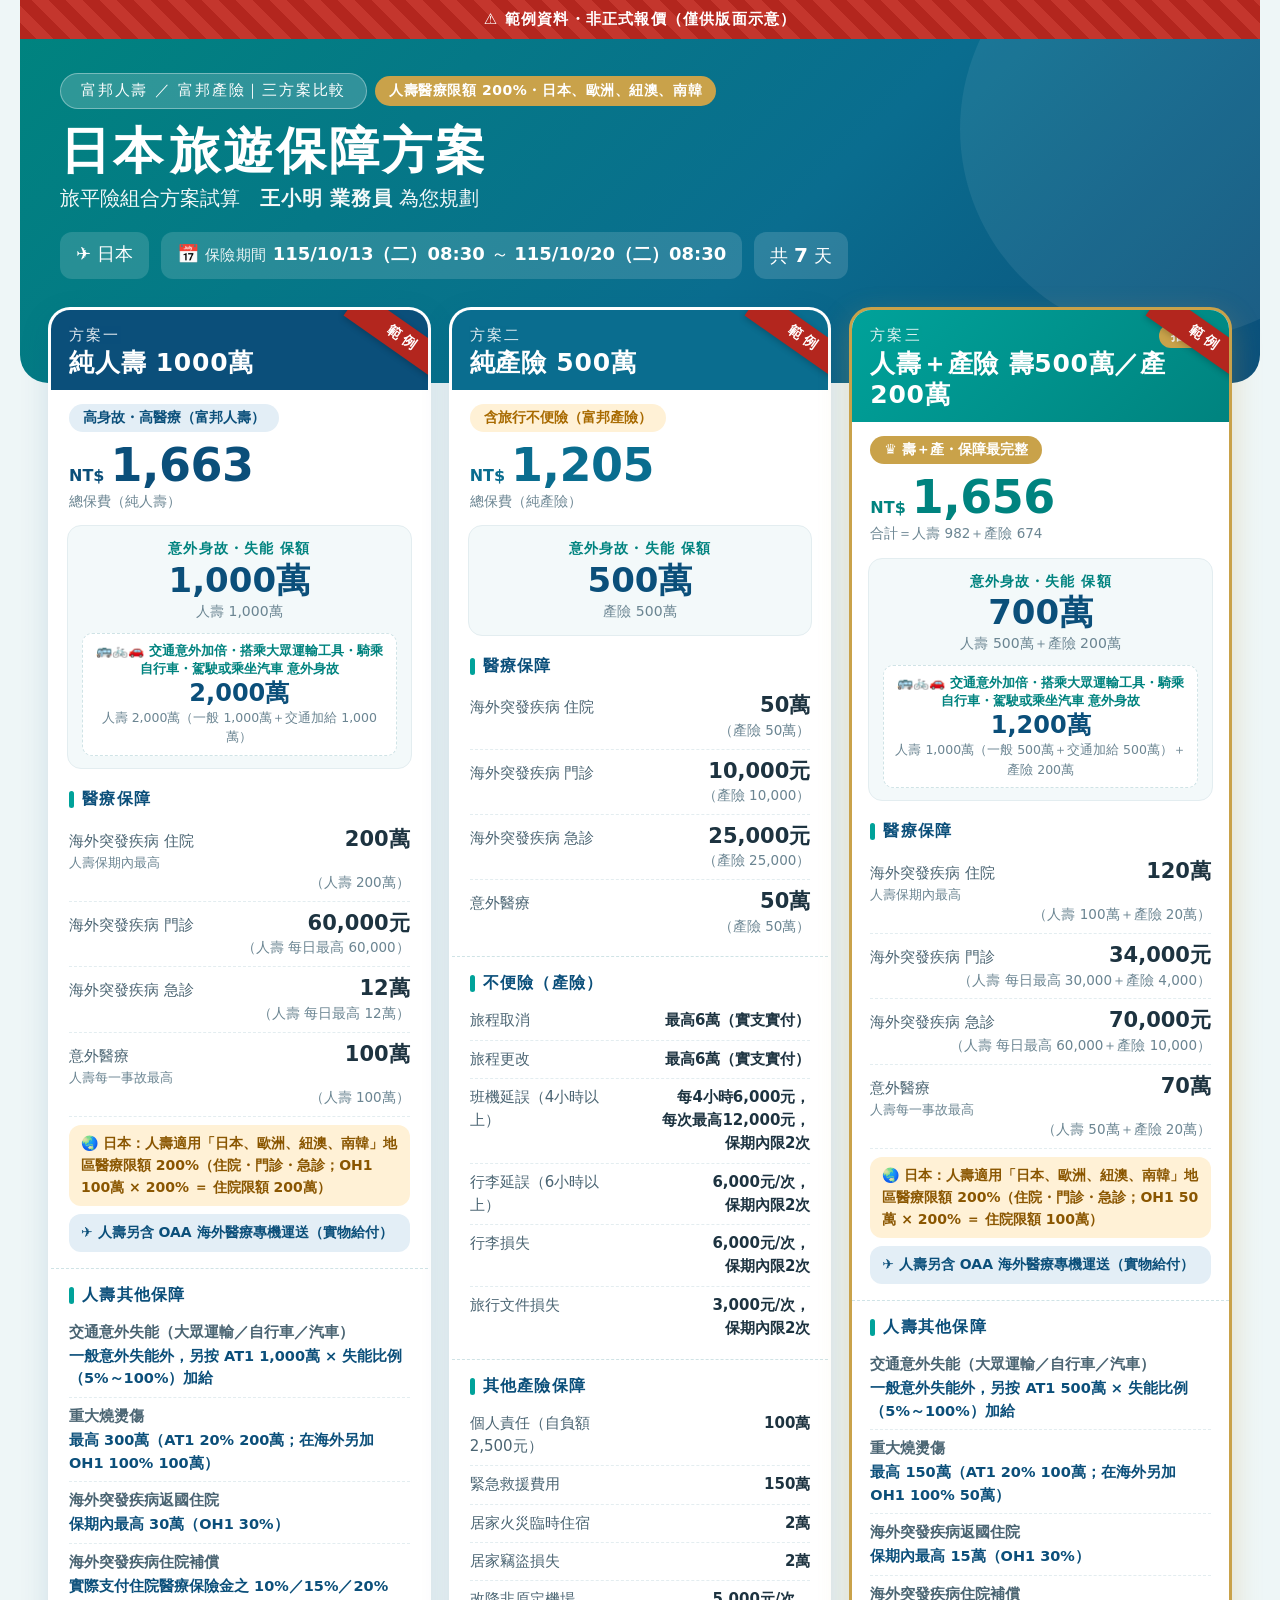
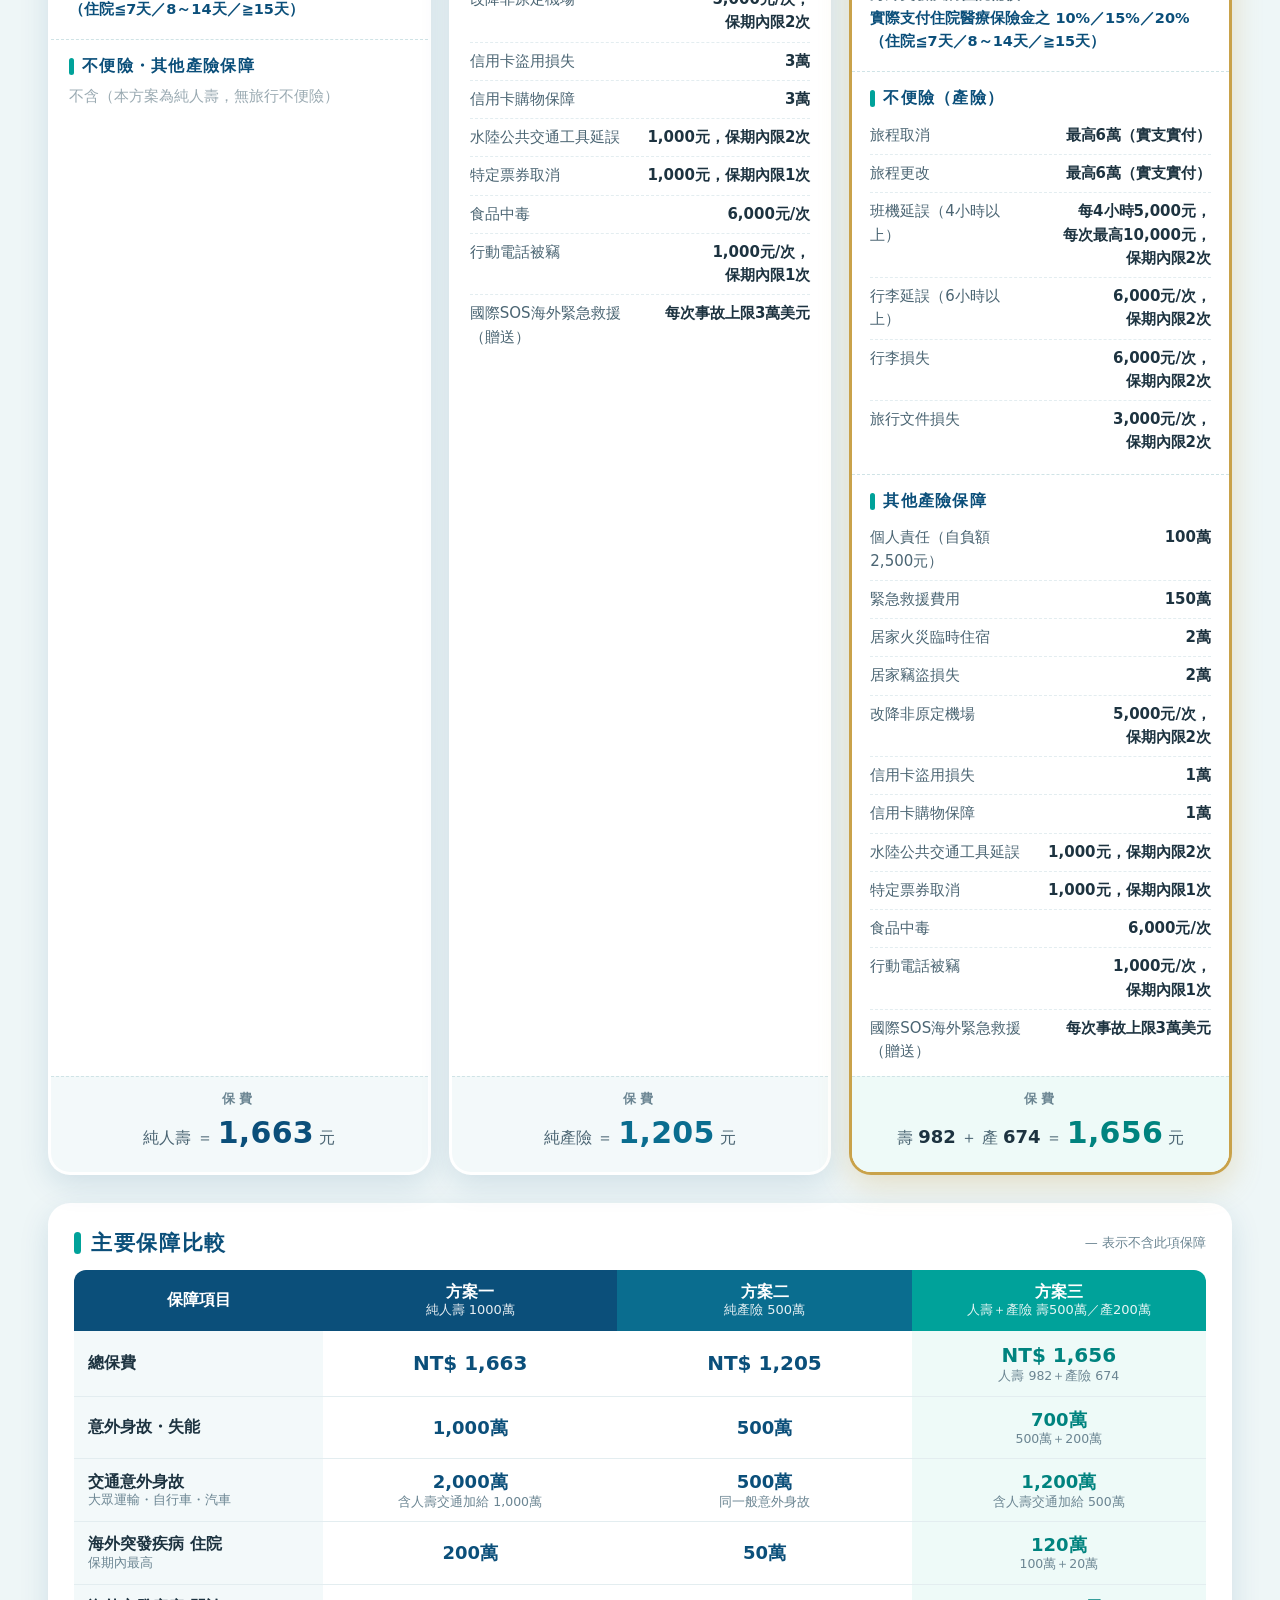
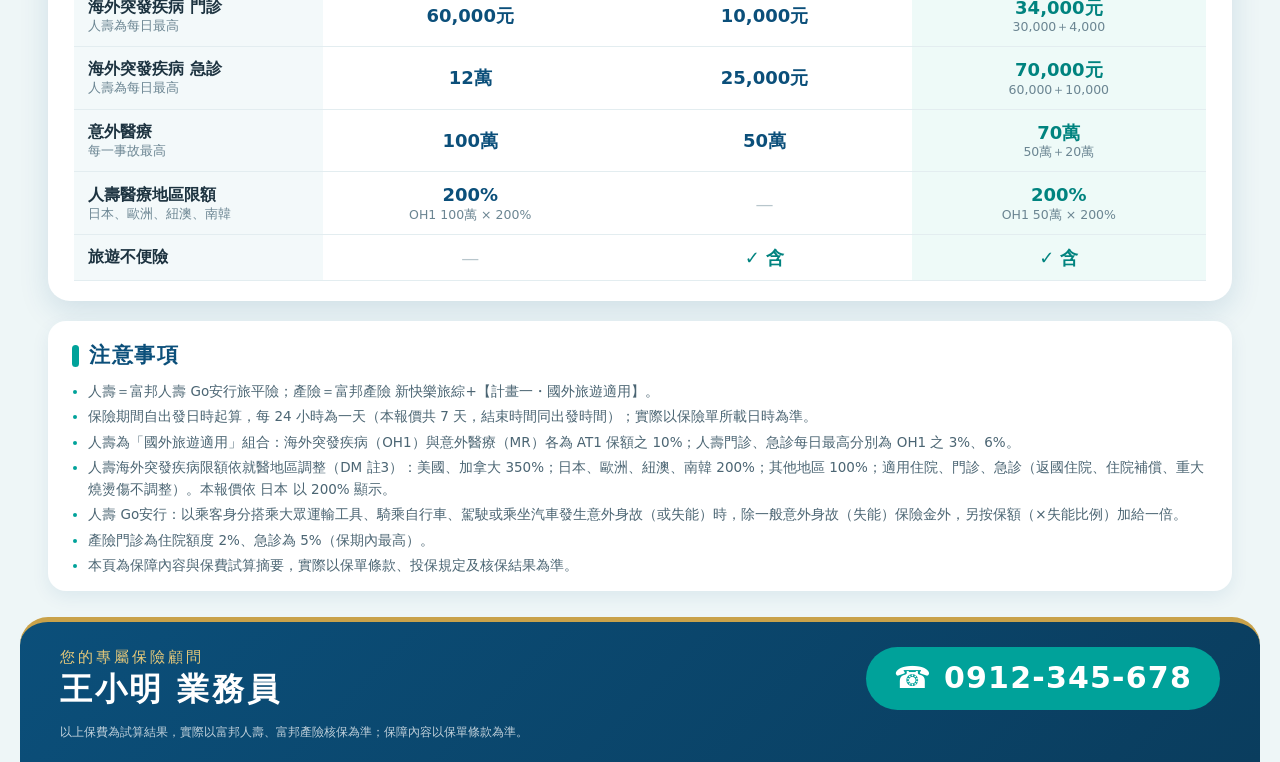
<file: index.html>
<!doctype html>
<html lang="zh-Hant-TW">
<head>
<meta charset="utf-8">
<meta name="tq-build" content="20261014fr15">
<meta name="viewport" content="width=device-width, initial-scale=1, viewport-fit=cover">
<meta name="robots" content="noindex, nofollow">
<meta http-equiv="Cache-Control" content="no-cache, no-store, must-revalidate">
<meta http-equiv="Pragma" content="no-cache">
<meta http-equiv="Expires" content="0">
<meta name="format-detection" content="telephone=no">
<meta name="theme-color" content="#0a6d8f">
<title>旅平險 三方案報價</title>
<link rel="icon" type="image/png" href="img/favicon.png?v=20261014fr15">
<link rel="apple-touch-icon" href="img/apple-touch-icon.png?v=20261014fr15">
<link rel="stylesheet" href="css/style.css?v=20261014fr15">
</head>
<body>
<div id="app" class="app" aria-live="polite">
  <div class="loading">報價載入中…</div>
</div>
<noscript><p class="noscript">請開啟 JavaScript 以檢視報價內容。</p></noscript>
<script src="js/vendor/pako.min.js?v=20261014fr15"></script>
<script src="js/common.js?v=20261014fr15"></script>
<script src="js/sample-data.js?v=20261014fr15"></script>
<script src="js/view.js?v=20261014fr15"></script>
<!--CFWA--><script defer src="https://static.cloudflareinsights.com/beacon.min.js" data-cf-beacon='{"token": "1f1171fedb8a47c1b04731b056bc8142"}'></script><!--/CFWA--></body>
</html>
</file>
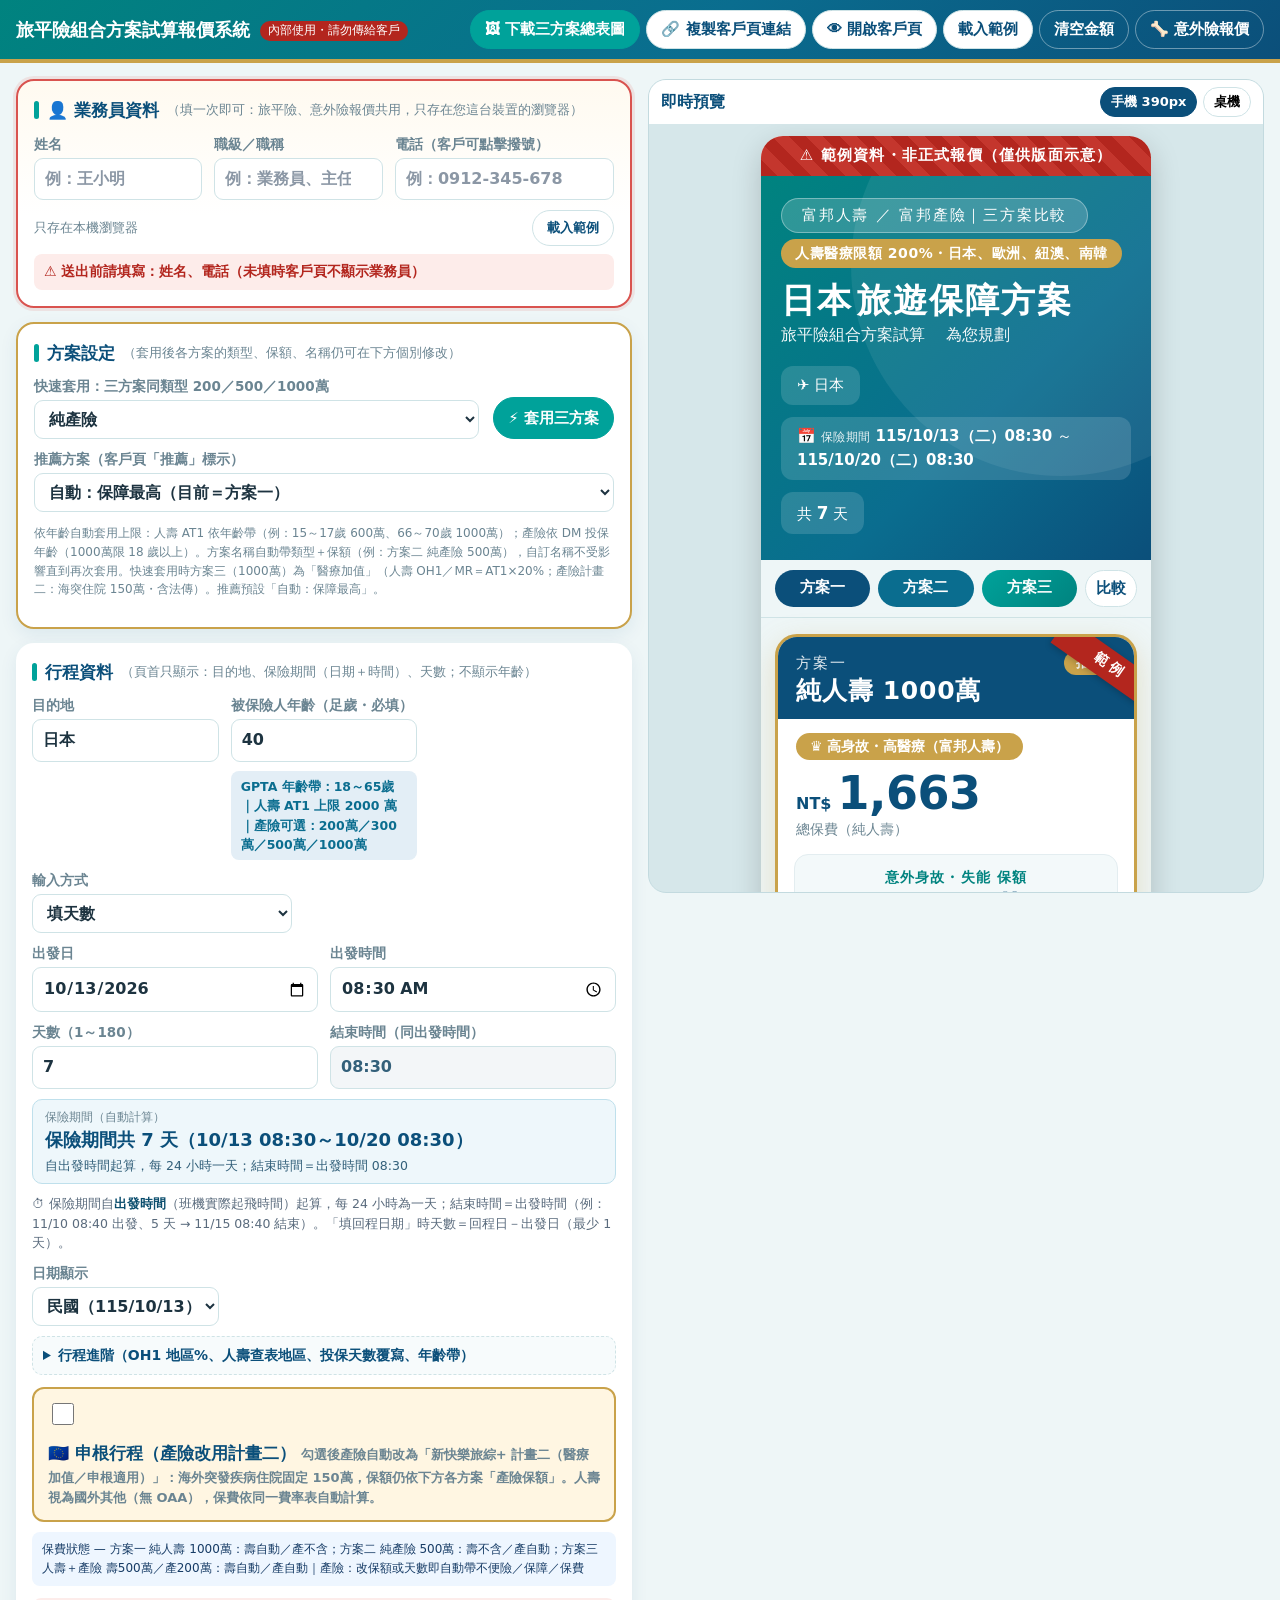
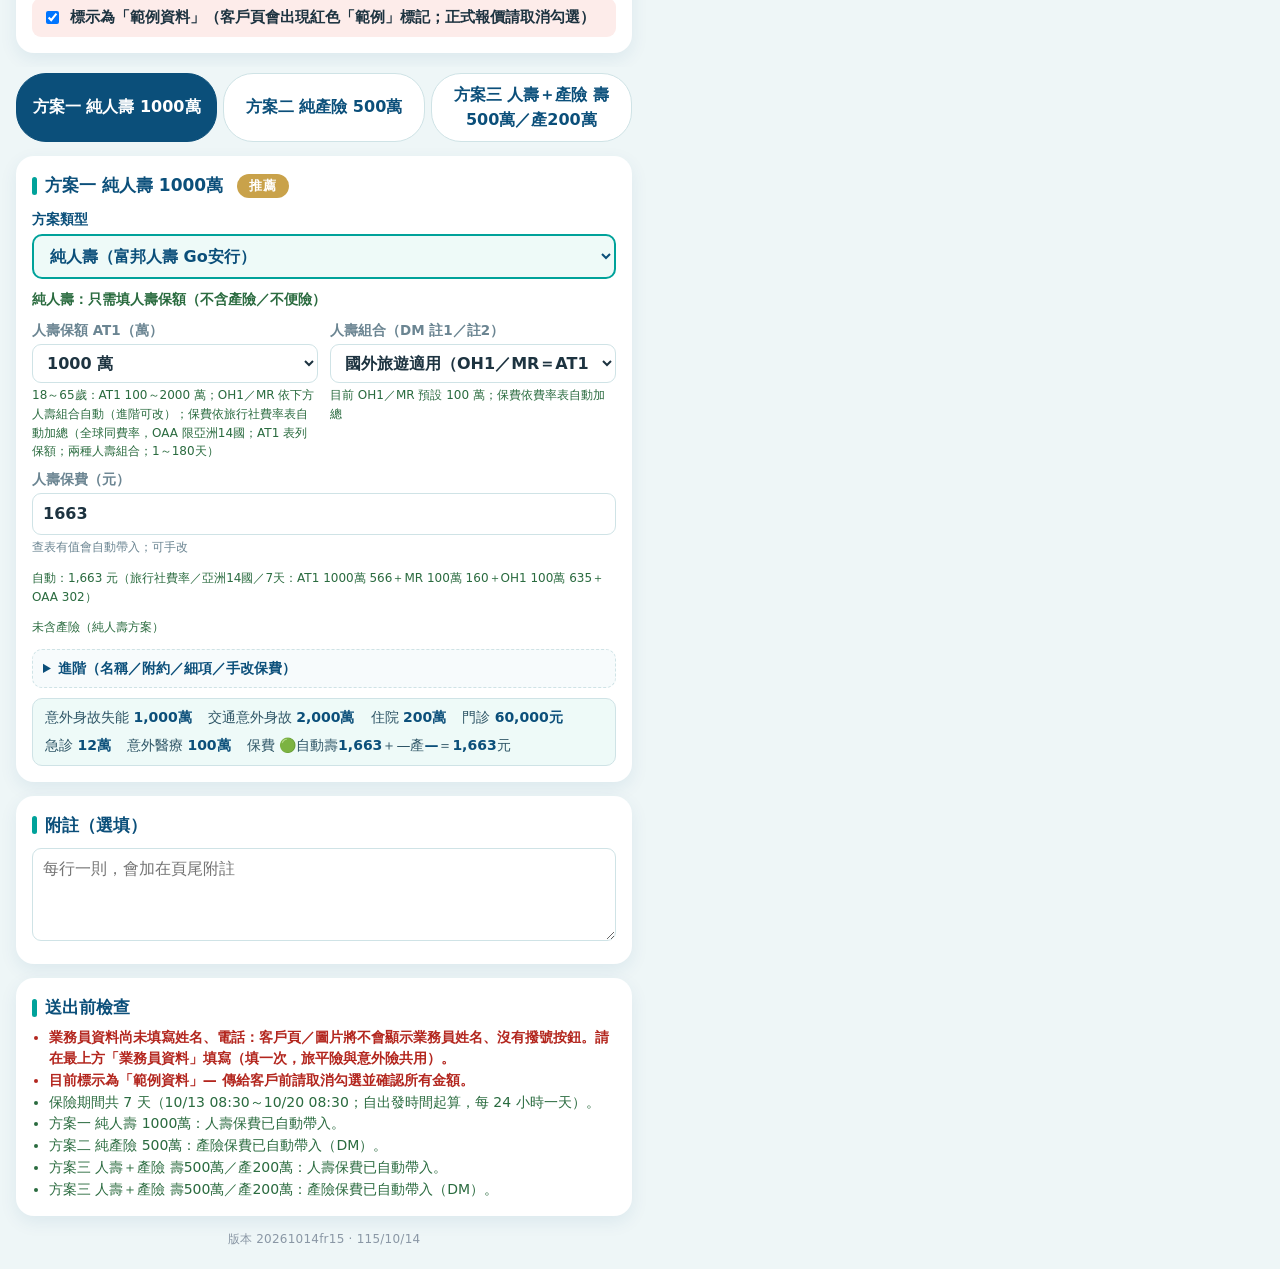
<file: editor.html>
<!doctype html>
<html lang="zh-Hant-TW">
<head>
<meta charset="utf-8">
<meta name="tq-build" content="20261014fr15">
<meta name="viewport" content="width=device-width, initial-scale=1">
<meta name="theme-color" content="#0a6d8f">
<meta name="robots" content="noindex, nofollow">
<meta http-equiv="Cache-Control" content="no-cache, no-store, must-revalidate">
<meta http-equiv="Pragma" content="no-cache">
<meta http-equiv="Expires" content="0">
<title>旅平險組合方案試算報價系統</title>
<link rel="icon" type="image/png" href="img/favicon.png?v=20261014fr15">
<link rel="apple-touch-icon" href="img/apple-touch-icon.png?v=20261014fr15">
<link rel="stylesheet" href="css/style.css?v=20261014fr15">
<link rel="stylesheet" href="css/editor.css?v=20261014fr15">
</head>
<body class="editor-body">
<header class="ed-top">
  <div class="ed-brand"><span class="ed-brand-text"><span class="ed-title"><b>旅平險組合方案試算報價系統</b><span class="ed-internal">內部使用・請勿傳給客戶</span></span></span></div>
  <div class="ed-actions">
    <button type="button" class="btn btn-gold" id="btnSummaryPng">🖼 下載三方案總表圖</button>
    <button type="button" class="btn" id="btnCopyLink" title="把客戶頁網址（報價資料全在網址內）複製下來貼到 LINE">🔗 複製客戶頁連結</button>
    <button type="button" class="btn" id="btnOpenClient">👁 開啟客戶頁</button>
    <button type="button" class="btn" id="btnSample">載入範例</button>
    <button type="button" class="btn btn-ghost" id="btnClear">清空金額</button>
    <a class="btn btn-ghost" id="lnkAccident" href="https://jarvis-yt.github.io/accident-quote/" title="意外險保障試算報價系統">🦴 意外險報價</a>
  </div>
</header>


<div class="ed-layout">
  <form class="ed-form" id="form" autocomplete="off" onsubmit="return false">
    <section class="ed-card agent-card" id="agentCard">
      <h2>👤 業務員資料 <small>（填一次即可：旅平險、意外險報價共用，只存在您這台裝置的瀏覽器）</small></h2>
      <div class="grid agent-grid">
        <label>姓名<input type="text" id="agentName" maxlength="20" placeholder="例：王小明" autocomplete="off"></label>
        <label>職級／職稱<input type="text" id="agentTitle" maxlength="20" list="agentTitleList" placeholder="例：業務員、主任" autocomplete="off"></label>
        <label>電話（客戶可點擊撥號）<input type="tel" id="agentPhone" maxlength="24" placeholder="例：0912-345-678" autocomplete="off"></label>
      </div>
      <datalist id="agentTitleList"></datalist>
      <div class="agent-foot"><span class="agent-unit">只存在本機瀏覽器</span><button type="button" class="btn btn-sm" id="agentSample">載入範例</button></div>
      <p class="agent-status" id="agentStatus" role="status"></p>
    </section>
    <section class="ed-card quick-card" id="quickCard">
      <h2>方案設定 <small>（套用後各方案的類型、保額、名稱仍可在下方個別修改）</small></h2>
      <div class="quick-row">
        <label>快速套用：三方案同類型 200／500／1000萬
          <select id="quickKind">
            <option value="prop">純產險</option>
            <option value="life">純人壽（AT1）</option>
            <option value="both">人壽＋產險（壽、產各同檔）</option>
          </select>
        </label>
        <button type="button" class="btn btn-gold" id="btnQuickApply">⚡ 套用三方案</button>
        <label>推薦方案（客戶頁「推薦」標示）
          <select id="recoSel">
            <option value="auto">自動：保障最高</option>
            <option value="">無</option>
            <option value="0">方案一</option>
            <option value="1">方案二</option>
            <option value="2">方案三</option>
          </select>
        </label>
      </div>
      <p class="hint">依年齡自動套用上限：人壽 AT1 依年齡帶（例：15～17歲 600萬、66～70歲 1000萬）；產險依 DM 投保年齡（1000萬限 18 歲以上）。方案名稱自動帶類型＋保額（例：方案二 純產險 500萬），自訂名稱不受影響直到再次套用。快速套用時方案三（1000萬）為「醫療加值」（人壽 OH1／MR＝AT1×20%；產險計畫二：海突住院 150萬・含法傳）。推薦預設「自動：保障最高」。</p>
    </section>

    <section class="ed-card">
      <h2>行程資料 <small>（頁首只顯示：目的地、保險期間（日期＋時間）、天數；不顯示年齡）</small></h2>
      <div class="grid g2">
        <label>目的地<input type="text" data-k="destination" placeholder="例：日本／法國（申根）" aria-describedby="destWarn"><span class="dest-warn" id="destWarn" role="alert" hidden></span></label>
        <label>被保險人年齡（足歲・必填）<input type="number" min="0" max="100" step="1" data-k="age" inputmode="numeric" placeholder="例：35（不會顯示在客戶頁）" aria-describedby="ageWarn ageHint"><span class="dest-warn" id="ageWarn" role="alert" hidden></span><span class="hint" id="ageHint"></span></label>
        <div class="date-row">
          <label class="mode-sel">輸入方式<select data-k="dateMode"><option value="days">填天數</option><option value="range">填回程日期</option></select></label>
          <label>出發日<input type="date" data-k="startDate"></label>
          <label>出發時間<input type="time" step="60" data-k="startTime" aria-describedby="periodHint"></label>
          <label class="m-days">天數（1～180）<input type="number" min="1" max="180" step="1" inputmode="numeric" data-k="tripDays" placeholder="例：5"></label>
          <label class="m-range">回程日<input type="date" data-k="endDate"></label>
          <label>結束時間（同出發時間）<input type="text" id="endTimeRO" readonly tabindex="-1" placeholder="同出發時間"></label>
          <div class="days-auto" id="daysAuto" aria-live="polite"><span class="days-auto-lbl">保險期間（自動計算）</span><span class="days-auto-val" id="daysAutoVal"></span><span class="days-auto-sub" id="daysAutoSub"></span></div>
          <p class="period-hint" id="periodHint">⏱ 保險期間自<b>出發時間</b>（班機實際起飛時間）起算，每 24 小時為一天；結束時間＝出發時間（例：11/10 08:40 出發、5 天 → 11/15 08:40 結束）。「填回程日期」時天數＝回程日－出發日（最少 1 天）。</p>
          <span class="dest-warn" id="dateWarn" role="alert" hidden></span>
        </div>
        <label>日期顯示
          <select data-k="dateFormat"><option value="roc">民國（115/10/13）</option><option value="ad">西元（2026/10/13）</option></select>
        </label>
      </div>
      <details class="prop-advanced" style="margin-top:10px">
        <summary>行程進階（OH1 地區%、人壽查表地區、投保天數覆寫、年齡帶）</summary>
        <div class="grid g2" style="margin-top:8px">
          <label>人壽 OH1 地區限額調整
            <select data-k="lifeRegionPct"></select>
            <span class="hint" id="regionHint"></span>
          </label>
          <label>人壽費率類型
            <select data-k="lifeRateType">
              <option value="agency">旅行社／快易保費率</option>
            </select>
          </label>
          <label>人壽旅遊地區（查表用）
            <select data-k="lifeRegion">
              <option value="asia14">國外亞洲14國（可附 OAA）</option>
              <option value="other">國外其他</option>
            </select>
            <span class="hint">申根勾選時會自動改為「國外其他」</span>
          </label>
          <label>投保天數覆寫（選填）
            <input type="number" min="1" max="365" step="1" data-k="daysOverride" inputmode="numeric" placeholder="空白＝依上方天數／日期">
            <span class="hint">一般不需填：天數依上方輸入計算。僅在公司系統試算天數不同時手動指定</span>
          </label>
          <label>年齡區間（依上方年齡自動・客戶頁不顯示）
            <select data-k="ageBand" disabled>
              <option value="18-65">18足歲～65歲</option>
              <option value="15-17">15足歲～17歲</option>
              <option value="66-70">66～70歲</option>
              <option value="71-75">71～75歲</option>
              <option value="76-80">76～80歲</option>
              <option value="81-100">81～100歲</option>
              <option value="under15">未滿15足歲</option>
            </select>
          </label>
        </div>
      </details>
      <label class="schengen-toggle">
        <input type="checkbox" data-k="schengen">
        <span>
          <span class="st-title">🇪🇺 申根行程（產險改用計畫二）</span>
          <span class="st-desc">勾選後產險自動改為「新快樂旅綜+ 計畫二（醫療加值／申根適用）」：海外突發疾病住院固定 <b>150萬</b>，保額仍依下方各方案「產險保額」。人壽視為國外其他（無 OAA），保費依同一費率表自動計算。</span>
          <span class="hint auto" id="schengenAutoHint" hidden>已依目的地自動勾選申根</span>
        </span>
      </label>
      <p class="hint" id="autoPremiumBanner" style="margin:10px 0 0;padding:8px 10px;background:#eef6ff;border-radius:8px;color:#173c66"></p>
      <label class="check sample-check"><input type="checkbox" data-k="sample"> 標示為「範例資料」（客戶頁會出現紅色「範例」標記；正式報價請取消勾選）</label>
    </section>

    <div class="plan-tabs" id="planTabs"></div>
    <div id="planForms"></div>

    <section class="ed-card">
      <h2>附註（選填）</h2>
      <textarea data-k="extraNotesText" rows="3" placeholder="每行一則，會加在頁尾附註"></textarea>
    </section>

    <section class="ed-card checks" id="checks"></section>
  <p class="build-ver" id="buildVersion">版本 20261014fr15 · 115/10/14</p>
  </form>

  <aside class="ed-preview">
    <div class="pv-bar">
      <span>即時預覽</span>
      <div class="pv-toggle">
        <button type="button" class="on" data-w="390">手機 390px</button>
        <button type="button" data-w="full">桌機</button>
      </div>
    </div>
    <div class="pv-scroll"><div class="pv-frame" id="pvFrame"><div class="app" id="preview"></div></div></div>
  </aside>
</div>

<script src="js/vendor/pako.min.js?v=20261014fr15"></script>
<script src="js/vendor/html2canvas.min.js?v=20261014fr15"></script>
<script src="js/agent-profile.js?v=20261014fr15"></script>
<script src="js/common.js?v=20261014fr15"></script>
<script src="js/sample-data.js?v=20261014fr15"></script>
<script src="js/presets.js?v=20261014fr15"></script>
<script src="js/life-component-rates.js?v=20261014fr15"></script>
<script src="js/life-rates.js?v=20261014fr15"></script>
<script src="js/summary-export.js?v=20261014fr15"></script>
<script src="js/editor.js?v=20261014fr15"></script>
<!--CFWA--><script defer src="https://static.cloudflareinsights.com/beacon.min.js" data-cf-beacon='{"token": "1f1171fedb8a47c1b04731b056bc8142"}'></script><!--/CFWA--></body>
</html>
</file>
<file: css/style.css>
/* 旅平險 三方案報價 — 115/10/06 美編：同 DM（青綠→深藍漸層、白色圓角卡、金色推薦框） */
:root {
  --navy: #0b4f7a;        /* DM 深藍（方案一、標題字） */
  --navy-2: #0a6d8f;      /* DM 湖藍（方案二） */
  --navy-3: #0a3d5e;      /* 頁尾漸層深端 */
  --teal: #00a29a;        /* DM 青綠（方案三、強調、電話膠囊） */
  --teal-d: #00837f;
  --gold: #c9a24a;        /* DM 金（推薦框、頁尾金線、logo 金框） */
  --gold-2: #e6c97a;
  --gold-soft: #fff6e2;
  --amber-bg: #fff1d6; --amber: #a86a00;
  --blue-bg: #e3eef6;
  --navy-soft: #e3eef6;
  --tint: #f3f9fa;        /* 表格首欄、身故框 */
  --tint-teal: #eefaf8;   /* 推薦欄底色 */
  --ink: #1d3340;
  --ink-2: #4b6573;
  --muted: #6b8592;
  --line: #e3edf0;
  --dash: #cfe3e6;
  --bg: #eef6f7;
  --card: #ffffff;
  --danger: #b3261e;
  --radius: 22px;
  --shadow: 0 10px 30px rgba(11,79,122,.13);
  --font: "Noto Sans CJK TC", "Noto Sans TC", "PingFang TC", "Heiti TC", "Microsoft JhengHei", system-ui, sans-serif;
}
* { box-sizing: border-box; }
html { -webkit-text-size-adjust: 100%; text-size-adjust: 100%; }
body {
  margin: 0; background: var(--bg); color: var(--ink);
  font-family: var(--font); font-size: 17px; line-height: 1.55;
  -webkit-font-smoothing: antialiased;
}
.app { max-width: 1240px; margin: 0 auto; padding-bottom: env(safe-area-inset-bottom); background: var(--bg); }
.loading, .noscript { padding: 48px 20px; text-align: center; color: var(--muted); }

/* 範例標示 */
.sample-banner {
  position: sticky; top: 0; z-index: 20;
  background: repeating-linear-gradient(45deg, #b3261e, #b3261e 12px, #c4362d 12px, #c4362d 24px);
  color: #fff; text-align: center; font-weight: 700; letter-spacing: .08em;
  padding: 8px 12px; font-size: 15px;
}
.card-sample {
  position: absolute; top: 14px; right: -38px; transform: rotate(35deg);
  background: var(--danger); color: #fff; font-weight: 800; font-size: 14px; letter-spacing: .3em;
  padding: 4px 44px; z-index: 2; box-shadow: 0 2px 6px rgba(0,0,0,.2);
}

/* ===== 頁首（DM hero：漸層＋右上圓形光暈＋標籤膠囊＋大標＋行程膠囊） ===== */
.hero {
  background: linear-gradient(135deg, var(--teal-d) 0%, var(--navy-2) 60%, var(--navy) 100%);
  color: #fff; padding: 22px 20px 26px; position: relative; overflow: hidden;
}
.hero::after {
  content: ""; position: absolute; right: -90px; top: -90px; width: 260px; height: 260px;
  border-radius: 50%; background: rgba(255,255,255,.07); pointer-events: none;
}
.hero > * { position: relative; z-index: 1; }
.hero-tags { display: flex; flex-wrap: wrap; gap: 6px 8px; align-items: center; }
.hero-tag {
  display: inline-block; background: rgba(255,255,255,.18); border: 1px solid rgba(255,255,255,.35);
  border-radius: 40px; padding: 3px 14px; font-size: 13.5px; letter-spacing: .12em;
}
.hero-badge, .hero-schengen {
  display: inline-block; padding: 3px 12px; border-radius: 40px; font-size: 12.5px; font-weight: 700;
  background: #fff; color: var(--navy); letter-spacing: .04em;
}
.hero-badge.gold, .hero-region { background: var(--gold); color: #fff; }
.hero-title {
  margin: 10px 0 2px; font-size: 34px; line-height: 1.2; font-weight: 700; letter-spacing: .06em;
  display: flex; flex-wrap: wrap; gap: 0 4px; align-items: baseline;
}
.hero-title .ttl { white-space: nowrap; }
.hero-sub { font-size: 16px; opacity: .95; }
.hero-sub b { font-weight: 700; letter-spacing: .04em; }
.hero-trip { display: flex; flex-wrap: wrap; gap: 8px; margin-top: 14px; font-size: 15px; }
.hero-trip span { background: rgba(255,255,255,.14); border-radius: 10px; padding: 5px 12px; }
.hero-trip b { font-weight: 700; font-size: 1.12em; }

/* 方案導覽（手機） */
.plan-nav {
  position: sticky; top: 0; z-index: 10; display: flex; gap: 8px; padding: 10px 14px;
  background: rgba(238,246,247,.95); backdrop-filter: blur(6px); -webkit-backdrop-filter: blur(6px);
  border-bottom: 1px solid var(--dash); overflow-x: auto;
}
.sample-banner ~ .plan-nav { top: 39px; }
.plan-nav a {
  flex: 1 0 auto; text-align: center; text-decoration: none; color: #fff; white-space: nowrap;
  background: var(--navy); border-radius: 999px; padding: 6px 14px; font-weight: 700; font-size: 15px;
}
.plan-nav a.pc2 { background: var(--navy-2); }
.plan-nav a.pc3 { background: linear-gradient(135deg, var(--teal), var(--teal-d)); }
.plan-nav a.nav-cmp { background: #fff; color: var(--navy); border: 1px solid var(--dash); flex-grow: 0; }
.plan-nav a:active { filter: brightness(.9); }

/* ===== 方案卡片（DM opt） ===== */
.plans { display: grid; grid-template-columns: 1fr; gap: 18px; padding: 16px 14px 8px; }
.plan-card {
  position: relative; overflow: hidden; background: var(--card); border-radius: var(--radius);
  border: 3px solid transparent; box-shadow: var(--shadow);
  display: flex; flex-direction: column; scroll-margin-top: 64px;
  --pc: var(--navy); --pc-bg: var(--blue-bg);
}
.plan-card.pc2 { --pc: var(--navy-2); --pc-bg: var(--amber-bg); }
.plan-card.pc3 { --pc: var(--teal-d); --pc-bg: #dff4f1; }
.plan-card.is-reco { border-color: var(--gold); box-shadow: 0 10px 30px rgba(201,162,74,.28); }
.plan-head { background: var(--pc); color: #fff; padding: 14px 18px 12px; }
.plan-card.pc3 .plan-head { background: linear-gradient(135deg, var(--teal), var(--teal-d)); }
.plan-title { display: flex; align-items: center; gap: 10px; }
.plan-no { font-size: 15px; opacity: .88; letter-spacing: .14em; }
.plan-nm { font-size: 25px; font-weight: 700; line-height: 1.25; letter-spacing: .03em; }
.plan-title:only-child .plan-no { font-size: 24px; font-weight: 700; opacity: 1; }
.reco-badge { margin-left: auto; background: var(--gold); color: #fff; font-size: 13px; font-weight: 700; padding: 2px 12px; border-radius: 999px; letter-spacing: .08em; }
.plan-tagline {
  align-self: flex-start; margin: 14px 18px 0; padding: 3px 14px; border-radius: 30px;
  font-size: 14px; font-weight: 700; background: var(--blue-bg); color: var(--navy);
}
.plan-card.pc2 .plan-tagline { background: var(--amber-bg); color: var(--amber); }
.plan-card.pc3 .plan-tagline { background: #dff4f1; color: var(--teal-d); }
.plan-card.is-reco .plan-tagline { background: var(--gold); color: #fff; }

/* 大字保費（DM price） */
.price-box { margin: 8px 18px 2px; }
.price { color: var(--pc); font-weight: 700; display: flex; align-items: baseline; gap: 6px; }
.price .c { font-size: 16px; }
.price .n { font-size: 46px; line-height: 1.1; letter-spacing: -.5px; }
.price.miss { font-size: 20px; color: var(--amber); padding: 6px 0; }
.price-sub { font-size: 13.5px; color: var(--muted); }

/* 身故框 */
.death-box { margin: 12px 16px 4px; padding: 12px 14px; border-radius: 14px; background: var(--tint); border: 1px solid var(--line); text-align: center; }
.death-label { color: var(--teal-d); font-size: 14px; font-weight: 700; letter-spacing: .08em; }
.death-val { font-size: 34px; font-weight: 700; color: var(--navy); line-height: 1.2; }
.death-br { color: var(--muted); font-size: 14px; }
.death-box.child .death-val { font-size: 28px; }

.transport-box { margin-top: 10px; padding: 8px 10px; border-radius: 10px; background: #fff; border: 1px dashed var(--dash); }
.tr-label { font-size: 13px; color: var(--teal-d); font-weight: 700; line-height: 1.4; }
.tr-val { font-size: 24px; font-weight: 700; color: var(--navy); line-height: 1.25; }
.tr-br { font-size: 12.5px; color: var(--muted); }

/* 區塊標題（DM sec-title：青綠圓角直條） */
.sec-title {
  margin: 0 0 6px; font-size: 16px; font-weight: 700; color: var(--navy); letter-spacing: .08em;
  display: flex; align-items: center; gap: 8px;
}
.sec-title::before { content: ""; flex: none; width: 5px; height: 17px; border-radius: 3px; background: var(--teal); }
.sec-title.big { font-size: 21px; gap: 10px; }
.sec-title.big::before { width: 7px; height: 22px; border-radius: 4px; }
.sec-title small { margin-left: auto; font-size: 13px; color: var(--muted); font-weight: 400; letter-spacing: 0; }

.cov, .inconv, .others, .life-extra { padding: 14px 18px 6px; }
.inconv, .others, .life-extra { border-top: 1px dashed var(--dash); margin-top: 6px; }

.cov-row { display: grid; grid-template-columns: 1fr auto; align-items: baseline; column-gap: 10px; padding: 8px 0; border-bottom: 1px dashed var(--line); }
.cov-row:last-of-type { border-bottom: 0; }
.cov-label { font-size: 15.5px; color: var(--ink-2); font-weight: 500; }
.cov-sub { display: block; font-size: 12.5px; color: var(--muted); font-weight: 400; }
.cov-val { text-align: right; white-space: nowrap; }
.cov-val strong { font-size: 21px; color: var(--ink); line-height: 1.25; }
.cov-br { grid-column: 1 / -1; text-align: right; font-size: 13.5px; color: var(--muted); }
.oaa-chip { margin: 8px 0 4px; padding: 8px 12px; border-radius: 12px; background: var(--blue-bg); color: var(--navy); font-size: 14px; font-weight: 600; }
.region-chip { margin: 8px 0 4px; padding: 8px 12px; border-radius: 12px; background: var(--amber-bg); color: #8a5600; font-size: 14px; font-weight: 600; }

.items { list-style: none; margin: 0; padding: 0; }
.items li { display: flex; justify-content: space-between; align-items: baseline; gap: 12px; padding: 7px 0; border-bottom: 1px dashed var(--line); }
.items li:last-child { border-bottom: 0; }
.it-name { font-size: 15.5px; color: var(--ink-2); flex: 0 1 46%; }
.it-amt { font-size: 15.5px; font-weight: 700; color: var(--ink); text-align: right; flex: 1 1 54%; }
.it-amt .nw { white-space: nowrap; }
.empty { color: #9aaab2; font-size: 15px; margin: 4px 0; }

.extra-list { list-style: none; margin: 0; padding: 0; }
.extra-list li { padding: 7px 0; border-bottom: 1px dashed var(--line); display: flex; flex-direction: column; gap: 1px; }
.extra-list li:last-child { border-bottom: 0; }
.extra-list b { font-size: 15px; color: var(--ink-2); font-weight: 600; }
.extra-list span { font-size: 14.5px; color: var(--navy); font-weight: 700; }

/* 卡片底部保費算式 */
.premium { margin-top: auto; padding: 12px 18px 16px; background: var(--tint); border-top: 1px dashed var(--dash); text-align: center; }
.plan-card.is-reco .premium { background: var(--tint-teal); }
.prem-label { font-size: 13px; color: var(--muted); font-weight: 700; letter-spacing: .3em; }
.prem-formula { font-size: 16px; color: var(--ink-2); }
.prem-formula b { font-size: 18px; color: var(--ink); }
.prem-total { font-size: 30px; font-weight: 700; color: var(--pc, var(--navy)); letter-spacing: .01em; }

/* ===== 主要保障比較（DM 表格） ===== */
.cmp-card { margin: 16px 14px 0; background: #fff; border-radius: var(--radius); box-shadow: var(--shadow); padding: 18px 14px 14px; scroll-margin-top: 64px; }
.cmp-scroll { overflow-x: auto; -webkit-overflow-scrolling: touch; margin-top: 10px; }
table.cmp { width: 100%; min-width: 340px; table-layout: fixed; border-collapse: separate; border-spacing: 0; }
.cmp th { font-size: 14px; color: #fff; padding: 9px 4px; font-weight: 700; line-height: 1.3; background: var(--navy); }
.cmp th.k { width: 28%; border-top-left-radius: 12px; }
.cmp th.pc2 { background: var(--navy-2); }
.cmp th.pc3 { background: var(--teal); }
.cmp th:last-child { border-top-right-radius: 12px; }
.cmp th small { display: block; font-size: 11.5px; font-weight: 400; opacity: .9; }
.cmp td { text-align: center; padding: 9px 4px; font-size: 15px; font-weight: 700; color: var(--navy); border-bottom: 1px solid var(--line); line-height: 1.3; word-break: break-word; }
.cmp td.k { text-align: left; padding-left: 10px; font-size: 14px; color: var(--ink); background: var(--tint); }
.cmp td.reco { background: var(--tint-teal); color: var(--teal-d); }
.cmp td small { display: block; font-size: 11px; font-weight: 400; color: var(--muted); }
.cmp td.na { color: #b8c6cc; font-weight: 400; }
.cmp td.yes { color: var(--teal-d); }
.cmp td.miss { font-size: 12.5px; color: var(--amber); }
.cmp td.txt { font-size: 12.5px; }
.cmp tr.prem td:not(.k) { font-size: 16.5px; }
.cmp-more { margin: 8px 0 0; font-size: 12.5px; color: var(--muted); text-align: right; }

/* 注意事項 */
.notes-wrap { margin: 16px 14px 0; background: #fff; border-radius: 18px; padding: 16px 16px 10px; box-shadow: 0 6px 18px rgba(11,79,122,.08); }
.notes { margin: 8px 0 0; padding-left: 1.2em; color: var(--ink-2); font-size: 13.5px; line-height: 1.65; }
.notes li { margin: 3px 0; }
.notes li::marker { color: var(--teal); }

/* ===== 頁尾簽名（DM foot：深藍漸層＋金線＋金框圓 logo＋青綠電話膠囊） ===== */
.site-footer {
  margin: 22px 0 0; padding: 20px 18px 18px;
  background: linear-gradient(135deg, var(--navy), var(--navy-3)); color: #fff; border-top: 5px solid var(--gold);
}
.sig-wrap { display: flex; align-items: center; flex-wrap: wrap; gap: 12px 16px; }
.sig-logo {
  width: 76px; height: 76px; border-radius: 50%; object-fit: cover; flex: none;
  border: 3px solid var(--gold); box-shadow: 0 0 0 4px rgba(201,162,74,.25);
}
.sig-text { min-width: 0; flex: 1 1 160px; }
.sig-kicker { font-size: 13px; color: var(--gold-2); letter-spacing: .2em; }
.sig-name { font-size: 24px; font-weight: 700; letter-spacing: .08em; line-height: 1.3; }
.sig-unit { font-size: 13px; color: #c9dbe6; letter-spacing: .06em; }
.sig-phone {
  display: inline-flex; align-items: center; justify-content: center; gap: 6px; flex: 1 1 100%;
  padding: 8px 22px; border-radius: 40px; background: var(--teal); color: #fff;
  font-weight: 700; font-size: 22px; text-decoration: none; letter-spacing: .04em;
}
.sig-disc { margin-top: 12px; font-size: 12px; opacity: .75; }

.error-box { margin: 40px 16px; padding: 24px; background: #fff; border-radius: var(--radius); border: 1px solid #f1c9c6; text-align: center; }
.error-box h2 { color: var(--danger); margin-top: 0; }

/* 舊版類別（保留相容） */
.brand-bar { display: none; }

/* ===== 平板／桌機：三欄並排，卡片疊在頁首漸層上（同 DM） ===== */
@media (min-width: 760px) {
  .hero { padding: 34px 40px 104px; border-radius: 0 0 28px 28px; }
  .hero::after { right: -120px; top: -120px; width: 420px; height: 420px; }
  .hero-tag { font-size: 15px; padding: 5px 20px; }
  .hero-badge, .hero-schengen { font-size: 14px; padding: 4px 14px; }
  .hero-title { font-size: 50px; margin-top: 12px; }
  .hero-sub { font-size: 20px; }
  .hero-trip { font-size: 18px; gap: 12px; margin-top: 18px; }
  .hero-trip span { padding: 8px 16px; border-radius: 12px; }
  .plan-nav { display: none; }
  .plans { grid-template-columns: repeat(auto-fit, minmax(300px, 1fr)); gap: 18px; padding: 0 28px 8px; margin-top: -76px; position: relative; z-index: 2; }
  .cmp-card { margin: 20px 28px 0; padding: 24px 26px 20px; }
  .cmp th { font-size: 16px; padding: 12px 6px; }
  .cmp th small { font-size: 13px; }
  .cmp td { font-size: 18px; padding: 11px 6px; }
  .cmp td.k { font-size: 16px; padding-left: 14px; }
  .cmp td small { font-size: 12.5px; }
  .cmp td.txt, .cmp td.miss { font-size: 14px; }
  .cmp tr.prem td:not(.k) { font-size: 20px; }
  .cmp th.k { width: 22%; }
  .notes-wrap { margin: 20px 28px 0; padding: 18px 24px 12px; }
  .site-footer { margin-top: 26px; padding: 24px 40px 20px; border-radius: 28px 28px 0 0; }
  .sig-wrap { flex-wrap: nowrap; gap: 22px; }
  .sig-logo { width: 104px; height: 104px; }
  .sig-name { font-size: 32px; }
  .sig-kicker { font-size: 15px; }
  .sig-unit { font-size: 14px; }
  .sig-phone { flex: none; margin-left: auto; font-size: 30px; padding: 8px 28px; }
}
@media (min-width: 1100px) {
  .plans { grid-template-columns: repeat(3, 1fr); }
  .it-name, .it-amt { font-size: 15px; }
  .cov-label { font-size: 15px; }
}
@media print {
  body { background: #fff; }
  .plan-nav, .sample-banner { position: static; }
  .plan-card { break-inside: avoid; box-shadow: none; }
}

/* 手機微調 */
.hero-sub .nw { white-space: nowrap; }
@media (max-width: 759px) {
  .plan-nav .nav-nm { display: none; }
  .plan-nav a { padding: 6px 10px; }
  .hero-trip { font-size: 14px; gap: 6px; }
  .hero-trip span { padding: 4px 10px; }
  .cmp td { padding: 8px 2px; }
  .cmp tr.prem td:not(.k) { font-size: 14.5px; white-space: nowrap; }
}
.pv-frame:not(.full) .plan-nav .nav-nm { display: none; }
.pv-frame:not(.full) .plan-nav a { padding: 6px 10px; }
.cmp tr.prem td.miss { font-size: 12.5px; white-space: normal; }
@media (min-width: 760px) { .cmp tr.prem td.miss { font-size: 14px; } }

/* fr3：三方案同類型 → 手機導覽列顯示保額檔次（桌機已含於名稱） */
.plan-nav .nav-tier { display: none; font-size: 13px; font-weight: 700; }
@media (max-width: 759px) { .plan-nav .nav-tier { display: inline; } }
.pv-frame:not(.full) .plan-nav .nav-tier { display: inline; }

/* fr6：保險期間（起訖日時）— 起訖各自不換行 */
.hero-trip .pd-lbl, .sum-trip .pd-lbl { font-size: .82em; opacity: .9; letter-spacing: .04em; }
.hero-trip .pd-t, .sum-trip .pd-t { font-style: normal; font-weight: 700; white-space: nowrap; }
</file>
<file: css/editor.css>
/* 編輯器（內部使用） */
.editor-body { background: #eef6f7; font-size: 16px; }
.ed-top {
  position: sticky; top: 0; z-index: 50; background: var(--navy); color: #fff;
  display: flex; flex-wrap: wrap; align-items: center; justify-content: space-between; gap: 8px 16px; padding: 10px 16px;
  border-bottom: 3px solid var(--gold);
}
.ed-brand { font-size: 18px; }
.ed-brand b { color: var(--gold-2); }
.ed-internal { margin-left: 10px; font-size: 12px; background: #b3261e; padding: 2px 8px; border-radius: 999px; vertical-align: middle; }
.ed-actions { display: flex; flex-wrap: wrap; gap: 6px; }
.btn {
  appearance: none; border: 1px solid #cfe3e6; background: #fff; color: var(--navy); font: inherit; font-size: 15px; font-weight: 700;
  padding: 7px 12px; border-radius: 10px; cursor: pointer; text-decoration: none; display: inline-flex; align-items: center; gap: 4px;
}
.btn:hover { filter: brightness(.96); }
.btn-gold { background: var(--gold); border-color: var(--gold); color: var(--navy); }
.btn-ghost { background: transparent; color: #fff; border-color: rgba(255,255,255,.4); }
.btn-sm { font-size: 13px; padding: 4px 8px; border-radius: 8px; }
.btn-danger { color: var(--danger); }


.ed-layout { display: grid; grid-template-columns: 1fr; gap: 16px; padding: 16px; max-width: 1600px; margin: 0 auto; }
@media (min-width: 1100px) {
  .ed-layout { grid-template-columns: minmax(520px, 1fr) minmax(430px, 1fr); align-items: start; }
  .ed-preview { position: sticky; top: 70px; height: calc(100vh - 86px); }
  .pv-scroll { height: calc(100% - 44px); }
}
.ed-card { background: #fff; border-radius: 14px; padding: 16px; margin-bottom: 14px; border: 1px solid var(--line); }
.ed-card h2 { margin: 0 0 10px; font-size: 17px; color: var(--navy); }
.ed-card h2 small { font-weight: 400; color: var(--muted); font-size: 13px; }
.ed-card h3 { margin: 16px 0 8px; font-size: 15px; color: var(--navy); border-left: 4px solid var(--gold); padding-left: 8px; }
.grid { display: grid; gap: 10px 12px; }
.g2 { grid-template-columns: repeat(auto-fit, minmax(180px, 1fr)); }
.g3 { grid-template-columns: repeat(auto-fit, minmax(150px, 1fr)); }
label { display: flex; flex-direction: column; gap: 3px; font-size: 13.5px; color: var(--muted); font-weight: 600; }
label.check { flex-direction: row; align-items: center; gap: 8px; color: var(--ink); font-size: 15px; }
input[type=text], input[type=tel], input[type=number], input[type=date], input[type=time], select, textarea {
  font: inherit; font-size: 16px; color: var(--ink); padding: 8px 10px; border: 1px solid #cfe3e6; border-radius: 9px; background: #fff; width: 100%;
}
input:focus, select:focus, textarea:focus { outline: 2px solid var(--gold); border-color: var(--gold); }
input::placeholder { color: #8b97a5; }
.hint { font-size: 12px; color: var(--muted); font-weight: 400; }
.hint.auto { color: #2a6b3f; }
.sample-check { margin-top: 12px; background: #fdecea; padding: 8px 10px; border-radius: 9px; }

.plan-tabs { display: flex; gap: 6px; margin-bottom: 8px; position: sticky; top: 58px; z-index: 5; background: #eef6f7; padding: 6px 0; }
.plan-tabs button { flex: 1; font: inherit; font-weight: 800; padding: 9px; border-radius: 10px; border: 1px solid #cfe3e6; background: #fff; color: var(--navy); cursor: pointer; }
.plan-tabs button.on { background: var(--navy); color: #fff; border-color: var(--navy); }
.plan-form[hidden] { display: none; }
.sumbar { display: flex; flex-wrap: wrap; gap: 6px 16px; background: var(--gold-soft); border: 1px solid #cfe3e6; border-radius: 10px; padding: 8px 12px; font-size: 14px; color: #2e5566; margin-top: 10px; }
.sumbar b { color: var(--navy); }
.sub-box { border: 1px solid var(--line); border-radius: 12px; padding: 12px; margin-top: 10px; }
.sub-box.off { opacity: .55; }
.preset-row { display: flex; gap: 8px; align-items: end; flex-wrap: wrap; margin-bottom: 8px; }
.preset-row label { flex: 1 1 260px; }

.list-ed { display: flex; flex-direction: column; gap: 6px; }
.list-row { display: grid; grid-template-columns: 1fr 1.3fr auto; gap: 6px; align-items: center; }
.list-row .row-btns { display: flex; gap: 3px; }
.list-row input { font-size: 15px; padding: 6px 8px; }
@media (max-width: 560px) {
  .list-row { grid-template-columns: 1fr; padding-bottom: 8px; border-bottom: 1px dashed var(--line); }
}

.checks h2 { margin-bottom: 6px; }
.checks ul { margin: 0; padding-left: 1.2em; font-size: 14px; }
.checks li.warn { color: #9a5b00; }
.checks li.err { color: var(--danger); font-weight: 700; }
.checks li.ok { color: #2a6b3f; }

.ed-preview { background: #d6e7ea; border-radius: 14px; overflow: hidden; border: 1px solid #c3dadf; }
.pv-bar { display: flex; justify-content: space-between; align-items: center; padding: 8px 12px; background: #fff; font-weight: 700; color: var(--navy); height: 44px; }
.pv-toggle button { font: inherit; font-size: 13px; padding: 4px 10px; border: 1px solid #cfe3e6; background: #fff; border-radius: 8px; cursor: pointer; }
.pv-toggle button.on { background: var(--navy); color: #fff; }
.pv-scroll { overflow: auto; padding: 12px; }
.pv-frame { margin: 0 auto; background: var(--bg); border-radius: 18px; overflow: hidden; box-shadow: 0 10px 30px rgba(0,0,0,.18); width: 390px; max-width: 100%; }
.pv-frame.full { width: 100%; }
/* 預覽框內：固定使用手機排版（不依視窗寬度切換） */
.pv-frame:not(.full) .plans { grid-template-columns: 1fr !important; padding: 16px 14px 8px; }
.pv-frame:not(.full) .plan-nav { display: flex !important; }
.pv-frame:not(.full) .hero-title { font-size: 40px; }
.pv-frame .sample-banner, .pv-frame .plan-nav { position: static; }
.toast { position: fixed; left: 50%; bottom: 24px; transform: translateX(-50%); background: var(--navy); color: #fff; padding: 10px 18px; border-radius: 999px; z-index: 100; font-weight: 700; box-shadow: 0 6px 20px rgba(0,0,0,.25); }
.pv-frame.full .plans { grid-template-columns: repeat(auto-fit, minmax(280px, 1fr)) !important; }

/* 產險進階摺疊 */
.prop-advanced { border: 1px dashed #cfe3e6; border-radius: 10px; padding: 8px 10px; background: #f7fbfc; }
.prop-advanced summary { cursor: pointer; font-weight: 700; color: var(--navy); font-size: 14px; }

.schengen-toggle {
  display: flex; align-items: flex-start; gap: 12px; margin-top: 12px; padding: 12px 14px;
  border: 2px solid #c9a24a; border-radius: 12px; background: #f3f9fa; cursor: pointer;
}
.schengen-toggle input { width: 22px; height: 22px; margin-top: 2px; accent-color: #0b4f7a; flex: 0 0 auto; }
.schengen-toggle .st-title { font-size: 17px; font-weight: 800; color: #0b4f7a; }
.schengen-toggle .st-desc { font-size: 13px; color: #6b8592; margin-top: 2px; line-height: 1.45; }
.simple-amt { font-size: 18px !important; font-weight: 700; padding: 12px 14px !important; }
.plan-simple-hint { margin: 0 0 10px; color: #2a6b3f; font-size: 14px; font-weight: 600; }

.schengen-toggle #schengenAutoHint {
  display: block;
  margin-top: 6px;
  color: #0b6e4f;
  font-weight: 600;
}
.schengen-toggle #schengenAutoHint[hidden] { display: none; }

.build-ver {
  margin: 12px 4px 4px;
  font-size: 12px;
  color: #8a97a5;
  text-align: center;
  letter-spacing: 0.02em;
}

/* 國內地點警告（台灣／金門／馬祖／澎湖…不適用海外旅平險） */
.dest-warn { display: block; margin-top: 6px; padding: 8px 10px; border-radius: 8px; background: #fdecec; border: 1px solid #e0a3a3; color: #c62828; font-size: 13px; font-weight: 700; line-height: 1.5; }
.dest-warn[hidden] { display: none; }
input.is-domestic { border-color: #c62828 !important; box-shadow: 0 0 0 2px rgba(198, 40, 40, .18); background: #fff7f7; }
.btn.is-blocked { opacity: .45; cursor: not-allowed; filter: grayscale(.6); }

/* 年齡提示／超限選項 */
.dest-warn.soft { background: #fff4e5; border-color: #f0c27a; color: #9a5b00; }
.age-note { display: block; margin-top: 6px; padding: 6px 10px; border-radius: 8px; background: #e3eef6; color: #0a6d8f; font-size: 12.5px; }

/* 天數：依日期自動（唯讀文字，無輸入框） */
.date-row { grid-column: 1 / -1; display: grid; grid-template-columns: 1fr 1fr; gap: 10px 12px; align-items: end; } /* fr12：與修正前桌機外觀相同（兩欄）；手機見下方 */
.date-row .days-auto { grid-column: 1 / -1; min-height: 0; padding: 8px 12px; background: #eef7fb; border: 1px solid #bfe0ec; border-radius: 10px; }
.days-auto-sub { display: block; font-size: 12.5px; color: #33607a; margin-top: 2px; }
.days-auto-sub:empty { display: none; }
.period-hint { grid-column: 1 / -1; margin: 0; font-size: 12.5px; line-height: 1.55; color: #5a6b7d; }
.period-hint b { color: #0a4d6d; }
.date-row .dest-warn { grid-column: 1 / -1; margin-top: 0; }
.days-auto { display: flex; flex-direction: column; justify-content: flex-end; min-height: 42px; padding-bottom: 6px; }
.days-auto-lbl { font-size: 12px; color: var(--muted); }
.days-auto-val { display: block; font-weight: 800; color: var(--navy); font-size: 18px; }
.days-auto-val:empty::before { content: '—'; color: #9aa7b6; font-weight: 400; }
/* fr12：手機（≤560px）不強制兩欄：每欄至少 150px，放不下自動改單欄；預覽比較表不撐寬 */
@media (max-width: 560px) {
  .date-row { grid-template-columns: repeat(auto-fit, minmax(150px, 1fr)); }
  .days-auto { grid-column: 1 / -1; min-height: 0; }
  .ed-layout { padding: 10px; gap: 12px; }
  .pv-scroll { padding: 8px; }
  .pv-frame:not(.full) table.cmp { min-width: 0; }
}

/* 頁首兩行：標語＋系統名稱 */
.ed-brand { display: flex; flex-direction: row; align-items: center; gap: 10px; line-height: 1.3; }
.ed-logo { display: block; width: 34px; height: 48px; flex: none; }
.ed-brand-text { display: flex; flex-direction: column; }
.ed-slogan { display: block; font-size: 13px; font-weight: 700; letter-spacing: .08em; color: #fff; opacity: .92; }
.ed-title { display: block; }
.ed-internal { white-space: nowrap; display: inline-block; }
.ed-brand-text { min-width: 0; }
@media (max-width: 560px) {
  .ed-brand { font-size: 16px; }
  .ed-title b { display: block; }
  .ed-title .ed-internal { margin: 3px 0 0; }
}

/* ===== 版面 ===== */
.ed-logo { width: 42px; height: 42px; border-radius: 50%; }
.plan-kind { display: flex; flex-wrap: wrap; gap: 8px; margin: 4px 0 10px; }
.kind-chk {
  flex: 1 1 200px; display: flex; flex-direction: row; align-items: center; gap: 10px; cursor: pointer;
  padding: 10px 12px; border-radius: 10px; border: 1.5px solid #cfe3e6; background: #f3f9fa; color: #0b4f7a;
}
.kind-chk.on { border-color: #c9a24a; background: #eefaf8; }
.kind-chk input { width: 20px; height: 20px; margin: 0; flex: none; }
.kind-txt { display: flex; flex-direction: column; line-height: 1.3; }
.kind-txt b { font-size: 16px; }
.kind-txt small { font-weight: 400; color: #6b8592; font-size: 12.5px; }
.prop-box.off { opacity: .55; }
.quick-prem { margin-top: 8px; }

/* ===== 115/10/06 美編：編輯器同 DM 色系 ===== */
.ed-top { background: linear-gradient(135deg, var(--teal-d) 0%, var(--navy-2) 55%, var(--navy) 100%); border-bottom: 4px solid var(--gold); }
.ed-logo { border: 2px solid var(--gold); box-sizing: border-box; }
.ed-brand b { color: #fff; }
.ed-slogan { color: var(--gold-2); opacity: 1; }
.btn { border-radius: 30px; padding: 7px 14px; }
.btn-gold { background: var(--teal); border-color: var(--teal); color: #fff; }
.btn-gold:hover { background: var(--teal-d); }
.btn-sm { border-radius: 20px; }
.ed-card { border-radius: 18px; border: 0; box-shadow: 0 6px 18px rgba(11,79,122,.08); }
.ed-card h2 { display: flex; align-items: center; gap: 8px; flex-wrap: wrap; }
.ed-card h2::before { content: ""; width: 5px; height: 18px; border-radius: 3px; background: var(--teal); }
.ed-card h3 { border-left-color: var(--teal); }
input:focus, select:focus, textarea:focus { outline: 2px solid var(--teal); border-color: var(--teal); }
.plan-tabs button { border-radius: 30px; }
.plan-tabs button.on { background: var(--navy); border-color: var(--navy); }
.plan-tabs button:nth-child(2).on { background: var(--navy-2); border-color: var(--navy-2); }
.plan-tabs button:nth-child(3).on { background: linear-gradient(135deg, var(--teal), var(--teal-d)); border-color: var(--teal-d); }
.sumbar { background: var(--tint-teal); border-color: var(--dash); }
.kind-chk.on { border-color: var(--teal); background: var(--tint-teal); }
.kind-chk input, .schengen-toggle input { accent-color: var(--teal-d); }
.schengen-toggle { border-color: var(--gold); background: var(--gold-soft); }
.ed-preview { border-radius: 18px; }
.pv-bar { color: var(--navy); }
.pv-toggle button { border-radius: 20px; }
.pv-toggle button.on { background: var(--navy); border-color: var(--navy); }
.pv-frame { background: var(--bg); border-radius: 22px; }
.toast { background: var(--navy); border: 2px solid var(--gold); }
.reco-badge[style] { margin-left: 6px; }
/* 預覽框內：固定使用手機排版（不依視窗寬度切換） */
.pv-frame:not(.full) .hero { padding: 22px 20px 26px; border-radius: 0; }
.pv-frame:not(.full) .hero-title { font-size: 34px; }
.pv-frame:not(.full) .hero-sub { font-size: 16px; }
.pv-frame:not(.full) .hero-trip { font-size: 15px; }
.pv-frame:not(.full) .plans { margin-top: 0; padding: 16px 14px 8px; }
.pv-frame:not(.full) .cmp-card, .pv-frame:not(.full) .notes-wrap { margin-left: 14px; margin-right: 14px; padding: 18px 14px 14px; }
.pv-frame:not(.full) .cmp th { font-size: 14px; padding: 9px 4px; }
.pv-frame:not(.full) .cmp th.k { width: 28%; }
.pv-frame:not(.full) .cmp td { font-size: 15px; padding: 9px 4px; }
.pv-frame:not(.full) .cmp td.k { font-size: 14px; padding-left: 10px; }
.pv-frame:not(.full) .cmp td small, .pv-frame:not(.full) .cmp th small { font-size: 11px; }
.pv-frame:not(.full) .cmp td.txt, .pv-frame:not(.full) .cmp td.miss { font-size: 12.5px; }
.pv-frame:not(.full) .site-footer { border-radius: 0; padding: 20px 18px 18px; }
.pv-frame:not(.full) .sig-wrap { flex-wrap: wrap; gap: 12px 16px; }
.pv-frame:not(.full) .sig-logo { width: 76px; height: 76px; }
.pv-frame:not(.full) .sig-name { font-size: 24px; }
.pv-frame:not(.full) .sig-phone { flex: 1 1 100%; margin-left: 0; font-size: 22px; }
.pv-frame.full .plans { margin-top: -76px; }

/* ===== 三方案總表圖（離屏渲染；同 DM 1080 版面，780px × scale 2） ===== */
#summaryExportHost { position: fixed; left: -10000px; top: 0; width: 780px; pointer-events: none; z-index: -1; }
.sum-root {
  width: 780px; background: #eef6f7; color: #1d3340; box-sizing: border-box; padding-bottom: 0;
  font-family: "Noto Sans CJK TC", "Noto Sans TC", "PingFang TC", "Heiti TC", "Microsoft JhengHei", sans-serif;
}
.sum-sample {
  background: repeating-linear-gradient(45deg, #b3261e, #b3261e 10px, #c4362d 10px, #c4362d 20px);
  color: #fff; text-align: center; font-weight: 800; padding: 8px; font-size: 14px; letter-spacing: .06em;
}
.sum-hero {
  background: linear-gradient(135deg, #00837f 0%, #0a6d8f 60%, #0b4f7a 100%);
  color: #fff; padding: 26px 40px 78px; position: relative; overflow: hidden;
}
.sum-hero::after { content: ""; position: absolute; right: -90px; top: -90px; width: 300px; height: 300px; border-radius: 50%; background: rgba(255,255,255,.07); }
.sum-tags { display: flex; flex-wrap: wrap; gap: 8px; align-items: center; position: relative; z-index: 1; }
.sum-tag-pill { display: inline-block; background: rgba(255,255,255,.18); border: 1px solid rgba(255,255,255,.35); border-radius: 30px; padding: 4px 16px; font-size: 17px; letter-spacing: 2px; }
.sum-hbadge { display: inline-block; background: #fff; color: #0b4f7a; border-radius: 30px; padding: 4px 14px; font-size: 15px; font-weight: 700; }
.sum-hbadge.gold { background: #c9a24a; color: #fff; }
.sum-title { font-size: 48px; font-weight: 700; letter-spacing: 3px; margin: 10px 0 2px; line-height: 1.2; position: relative; z-index: 1; }
.sum-sub { font-size: 22px; opacity: .95; position: relative; z-index: 1; }
.sum-trip { display: flex; gap: 10px; margin-top: 16px; font-size: 18px; flex-wrap: wrap; position: relative; z-index: 1; }
.sum-trip span { background: rgba(255,255,255,.14); border-radius: 9px; padding: 7px 13px; }
.sum-trip b { font-weight: 700; }
.sum-plans { margin: -58px 28px 0; position: relative; z-index: 2; display: grid; grid-template-columns: repeat(3, 1fr); gap: 12px; }
.sum-card {
  background: #fff; border-radius: 17px; box-shadow: 0 7px 21px rgba(11,79,122,.14); padding: 0 0 14px; overflow: hidden;
  display: flex; flex-direction: column; border: 2px solid transparent; --pc: #0b4f7a;
}
.sum-card.pc2 { --pc: #0a6d8f; } .sum-card.pc3 { --pc: #00837f; }
.sum-card.reco { border-color: #c9a24a; }
.sum-card-h { padding: 11px 13px 10px; color: #fff; background: var(--pc); }
.sum-card.pc3 .sum-card-h { background: linear-gradient(135deg, #00a29a, #00837f); }
.sum-card-h .no { font-size: 15px; opacity: .9; letter-spacing: 2px; display: flex; align-items: center; gap: 6px; }
.sum-card-h .nm { font-size: 22px; font-weight: 700; line-height: 1.25; }
.sum-badge { margin-left: auto; background: #c9a24a; color: #fff; font-size: 12px; font-weight: 700; border-radius: 20px; padding: 1px 9px; letter-spacing: 1px; }
.sum-tag { display: inline-block; margin: 11px 13px 0; font-size: 13.5px; font-weight: 700; border-radius: 20px; padding: 3px 11px; align-self: flex-start; background: #e3eef6; color: #0b4f7a; }
.sum-card.pc2 .sum-tag { background: #fff1d6; color: #a86a00; }
.sum-card.pc3 .sum-tag { background: #dff4f1; color: #00837f; }
.sum-card.reco .sum-tag { background: #c9a24a; color: #fff; }
.sum-price-box { margin: 6px 13px 0; }
.sum-price { color: var(--pc); font-weight: 700; display: flex; align-items: baseline; gap: 4px; }
.sum-price .c { font-size: 15px; } .sum-price .n { font-size: 42px; line-height: 1.1; letter-spacing: -.5px; }
.sum-price.miss { font-size: 17px; color: #a86a00; padding: 6px 0; }
.sum-price-sub { font-size: 12.5px; color: #6b8592; min-height: 18px; }
.sum-kp { margin: 9px 13px 0; border-top: 1px dashed #cfe3e6; padding-top: 7px; }
.sum-kp div { display: flex; justify-content: space-between; align-items: baseline; gap: 6px; font-size: 13.5px; padding: 2px 0; color: #4b6573; }
.sum-kp b { color: #1d3340; font-size: 15px; white-space: nowrap; }
.sum-kp .tr b { color: #0b4f7a; }
.sum-kp .yes b { color: #00837f; }
.sum-kp .no-t, .sum-kp .no-t b { color: #9aaab2; font-weight: 400; }
.sum-region { margin: 8px 13px 0; padding: 5px 8px; border-radius: 8px; background: #fff1d6; color: #8a5600; font-size: 11.5px; font-weight: 700; line-height: 1.4; }
.sum-note { margin: 12px 28px 0; background: #fff; border-radius: 13px; padding: 9px 15px; font-size: 14.5px; color: #2e5566; display: flex; gap: 9px; align-items: flex-start; box-shadow: 0 4px 12px rgba(11,79,122,.08); }
.sum-note i { font-style: normal; background: #00a29a; color: #fff; border-radius: 50%; width: 21px; height: 21px; display: inline-flex; align-items: center; justify-content: center; font-size: 12px; flex: none; margin-top: 2px; }
.sum-note b { color: #0b4f7a; }
.sum-cmp { margin: 14px 28px 0; background: #fff; border-radius: 19px; box-shadow: 0 7px 21px rgba(11,79,122,.12); padding: 18px 19px 15px; }
.sum-sec-title { font-size: 23px; font-weight: 700; color: #0b4f7a; display: flex; align-items: center; gap: 10px; }
.sum-sec-title::before { content: ""; width: 7px; height: 23px; border-radius: 4px; background: #00a29a; }
.sum-sec-title small { font-size: 14px; color: #6b8592; font-weight: 400; margin-left: auto; }
.sum-cmp table.cmp { margin-top: 11px; min-width: 0; }
.sum-cmp .cmp th { font-size: 15px; padding: 9px 4px; }
.sum-cmp .cmp th.k { width: 23%; }
.sum-cmp .cmp th small { font-size: 12px; }
.sum-cmp .cmp td { font-size: 16px; padding: 8px 4px; }
.sum-cmp .cmp td.k { font-size: 14.5px; padding-left: 10px; }
.sum-cmp .cmp td small { font-size: 11px; }
.sum-cmp .cmp td.txt, .sum-cmp .cmp td.miss { font-size: 12.5px; }
.sum-cmp .cmp tr.prem td:not(.k) { font-size: 18px; }
.sum-foot { margin-top: 16px; background: linear-gradient(135deg, #0b4f7a, #0a3d5e); color: #fff; padding: 16px 30px 14px; border-top: 4px solid #c9a24a; }
.sum-foot-row { display: flex; align-items: center; gap: 15px; }
.sum-foot-logo { width: 84px; height: 84px; border-radius: 50%; object-fit: cover; border: 2px solid #c9a24a; box-shadow: 0 0 0 3px rgba(201,162,74,.25); flex: none; box-sizing: border-box; }
.sum-foot .who { min-width: 0; }
.sum-foot .u { font-size: 14px; color: #e6c97a; letter-spacing: 2px; }
.sum-foot .n { font-size: 26px; font-weight: 700; letter-spacing: 1.5px; line-height: 1.3; }
.sum-foot .o { font-size: 12.5px; color: #c9dbe6; letter-spacing: 1px; }
.sum-foot .ph { margin-left: auto; font-size: 27px; font-weight: 700; background: #00a29a; border-radius: 30px; padding: 4px 20px; letter-spacing: .5px; white-space: nowrap; }
.sum-foot .note { font-size: 12px; opacity: .75; margin-top: 8px; }
.sum-cmp .cmp tr.prem td.miss { font-size: 13px; }
.pv-frame:not(.full) .cmp tr.prem td.miss { font-size: 12.5px; }
.sum-sample { background: #b3261e; }

/* fr3：方案類型下拉＋快速套用 */
.kind-sel { display: block; margin: 4px 0 10px; font-weight: 700; color: var(--navy); }
.kind-sel select { display: block; width: 100%; margin-top: 4px; font-size: 16px; font-weight: 700; padding: 10px 12px; border: 2px solid var(--teal); border-radius: 10px; background: var(--tint-teal); color: var(--navy); }
.quick-card { border: 2px solid var(--gold, #c9a24a); }
.quick-row { display: flex; flex-wrap: wrap; gap: 10px 14px; align-items: flex-end; }
.quick-row label { flex: 1 1 220px; }
.quick-row .btn { flex: 0 0 auto; min-height: 42px; }
.name-state { display: flex; flex-wrap: wrap; gap: 6px; align-items: center; margin-top: 6px; }

/* ===== 業務員資料（fr5：旅平險／意外險共用） ===== */
.agent-card { border: 2px solid var(--gold); background: linear-gradient(180deg, #fffaf0 0%, #fff 60%); }
.agent-card.is-missing { border-color: #d9534f; box-shadow: 0 0 0 3px rgba(217, 83, 79, .12); }
.agent-card.flash { animation: agentFlash .8s ease 2; }
@keyframes agentFlash { 50% { box-shadow: 0 0 0 6px rgba(217, 83, 79, .35); } }
.agent-grid { grid-template-columns: 1fr 1fr 1.3fr; }
@media (max-width: 560px) { .agent-grid { grid-template-columns: 1fr 1fr; } .agent-grid label:last-child { grid-column: 1 / -1; } }
.agent-foot { display: flex; flex-wrap: wrap; align-items: center; justify-content: space-between; gap: 8px; margin-top: 10px; }
.agent-unit { font-size: 13px; color: var(--muted); }
.agent-status { margin: 8px 0 0; padding: 7px 10px; border-radius: 8px; font-size: 14px; font-weight: 700; }
.agent-status.err { background: #fdecea; color: var(--danger, #c0392b); }
.agent-status.warn { background: #fff4e0; color: #9a5b00; }
.agent-status.ok { background: #eaf6ee; color: #2a6b3f; }

/* fr6：保險期間（日期＋時間、每滿 24 小時一天） */
.days-auto-sub.warn { color: #9a5b00; font-weight: 700; }
#form input[type="time"] { min-width: 0; }

/* fr7：輸入方式（填天數／填回程日期），結束時間唯讀 */
.date-row .mode-sel { grid-column: 1 / -1; max-width: 260px; }
.date-row.mode-days .m-range, .date-row.mode-range .m-days { display: none; }
#endTimeRO { background: #f3f6f8; color: #33607a; }
</file>
